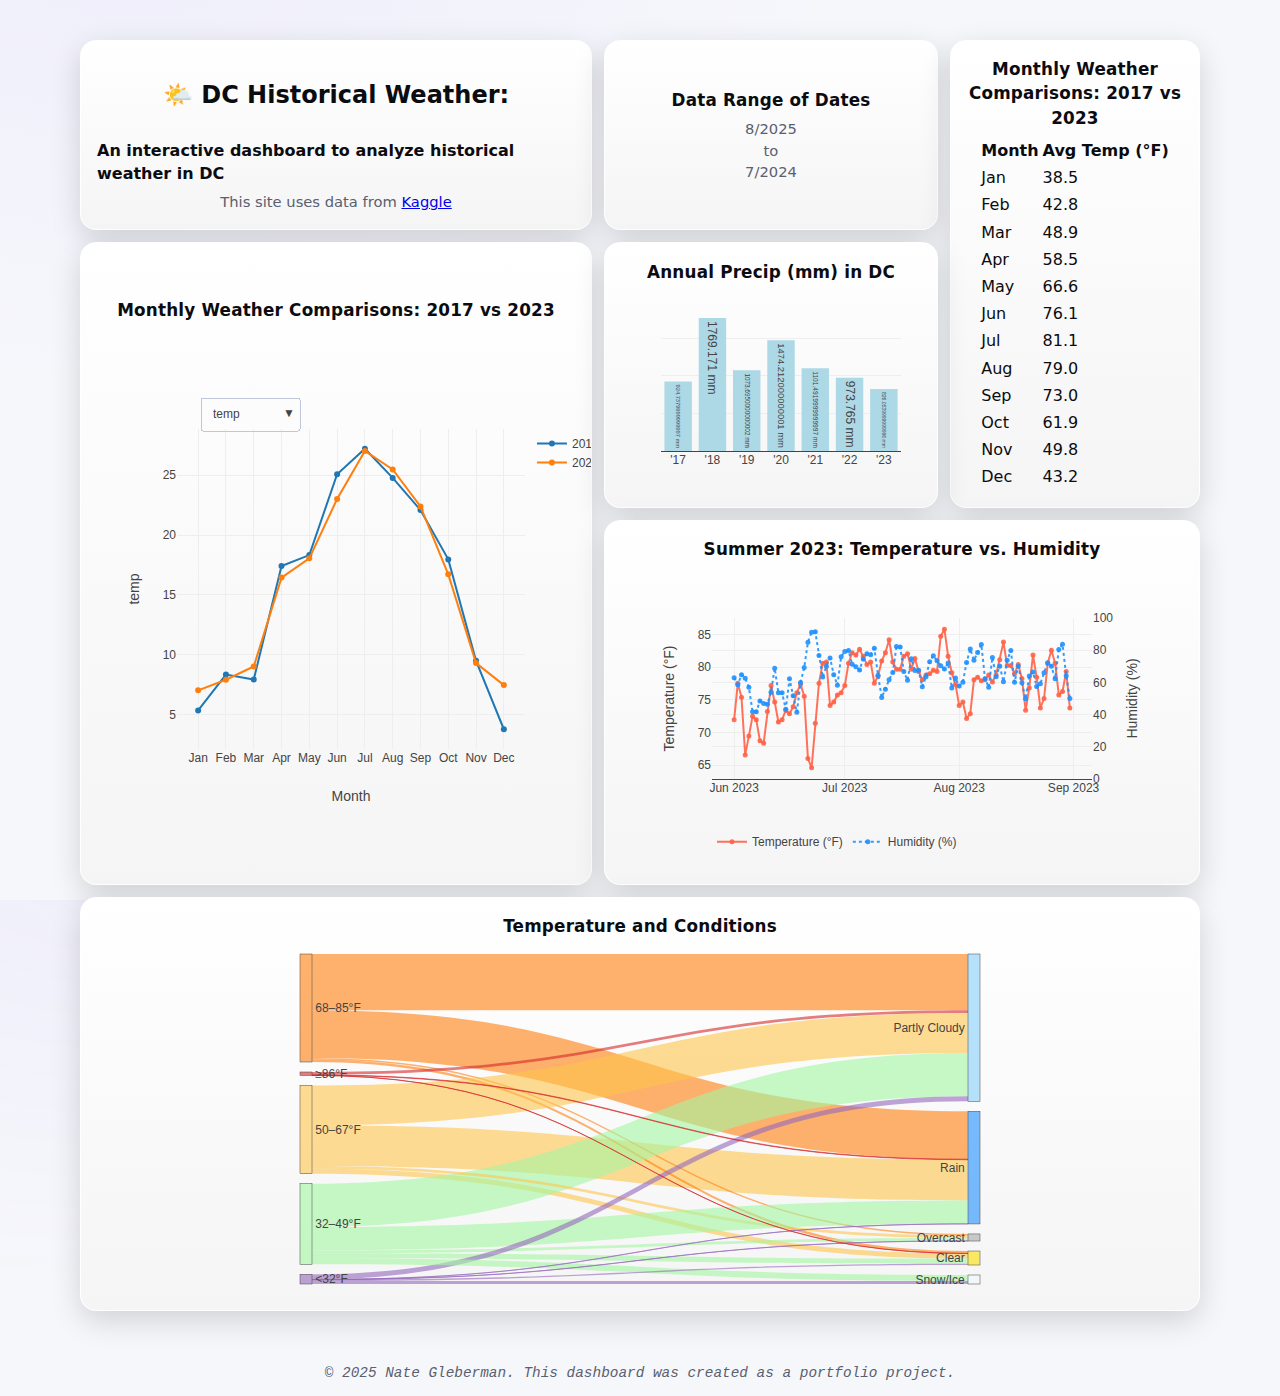
<file: EDA/index.html>
<!DOCTYPE html>
<html lang="en">
<head>
  <meta charset="UTF-8" />
  <meta name="viewport" content="width=device-width, initial-scale=1.0" />
  <title>Weather Dashboard</title>
  <script src="https://cdn.plot.ly/plotly-latest.min.js"></script>
  <link rel="stylesheet" href="main.css" />
</head>
<body>
  <div class="bento">
    <div class="tile wide" id="header-tile">
        <h2>🌤️ DC Historical Weather: </h2>
        <strong>An interactive dashboard to analyze historical weather in DC</strong>
        <p>This site uses data from <a href="https://www.kaggle.com/datasets/taweilo/washington-dc-historical-weather-20158202407?resource=download">Kaggle</a></p>
    </div>

    <div class="tile" id="info-tile">
        <h3>Data Range of Dates</h3>
        <div>
            <p>8/2025</p>
            <p>to</p>
            <p>7/2024</p>
        </div>
    </div>

    <div class="tile big" id="temp-tile">
        <h3>Understanding Pressure and Wind Speed</h3>
    </div>

    <div class="tile tall" id="condition-tile">
        <h3>Monthly Weather Comparisons: 2017 vs 2023</h3>
    </div>

    <div class="tile" id="precip-tile">
        <h3>Annual Precip (mm) in DC</h3>
    </div>

    <div class="tile wide" id="wind-tile">
        <h3>Summer 2023: Temperature vs. Humidity</h3>
    </div>

    <div class="tile max" id="sankey-tile">
        <h3>Temperature and Conditions</h3>
    </div>

  </div>
  <div class="footer">© 2025 Nate Gleberman. This dashboard was created as a portfolio project.</div>
  <script src="app.js"></script>
</body>
</html>
</file>
<file: EDA/main.css>
:root {
  --bg: #f6f7fb;
  --card: #ffffff;
  --ink: #0b0c10;
  --muted: #596070;
  --ring: #7c5cff2b;
  --gap: 12px;
  --radius: 16px;
  --min: 220px; /* base tile width */
  font-synthesis-weight: none;
}

*,
*::before,
*::after { box-sizing: border-box; }

html, body {
  height: 100%;
  margin: 0;
  background: radial-gradient(1200px 800px at 10% -10%, #7c5cff0f, transparent 60%) var(--bg);
  color: var(--ink);
  font: 16px/1.45 Inter, ui-sans-serif, system-ui, -apple-system, Segoe UI, Roboto, Arial;
  display: flex;
  flex-direction: column;
  min-height: 100vh;
}

.bento {
  display: grid;
  grid-template-columns: repeat(4, 1fr);
  grid-auto-rows: minmax(120px, auto);
  gap: var(--gap);
  padding: clamp(16px, 4vw, 40px);
  max-width: 1200px;
  margin: 0 auto;
  grid-auto-flow: dense;
}

.tile {
  display: flex;
  flex-direction: column;
  align-items: center;
  justify-content: center;
  gap: 6px;
  padding: 16px;
  border-radius: var(--radius);
  background: linear-gradient(180deg, var(--card), color-mix(in oklab, var(--card), black 3%));
  border: 1px solid color-mix(in oklab, var(--card), white 8%);
  box-shadow:
    0 1px 0 color-mix(in oklab, var(--card), white 40%) inset,
    0 10px 30px rgba(0,0,0,.15);
  text-decoration: none;
  color: inherit;
  min-height: 120px;
  overflow: clip;
  isolation: isolate;
  transition: transform .18s ease, box-shadow .18s ease, border-color .18s ease;
}

.tile:hover {
  transform: translateY(-2px);
  box-shadow:
    0 1px 0 color-mix(in oklab, var(--card), white 50%) inset,
    0 16px 40px rgba(0,0,0,.22);
  border-color: color-mix(in oklab, var(--card), white 20%);
}

.tile:focus-visible {
  outline: 0;
  box-shadow:
    0 0 0 2px var(--card) inset,
    0 0 0 3px color-mix(in oklab, #7c5cff, white 10%),
    0 18px 36px rgba(0,0,0,.25);
}

.tile h2 {
  text-align: left;
}

.tile h3 {
  margin: 0;
  font-size: 1.05rem;
  font-weight: 700;
  letter-spacing: .2px;
  text-align: center;
}

.tile p {
  margin: 0;
  color: var(--muted);
  font-size: .92rem;
  text-align: center;
}

.tile img {
  position: absolute;
  inset: auto 0 0 auto;
  width: 60%;
  aspect-ratio: 4/3;
  object-fit: cover;
  border-top-left-radius: 12px;
  opacity: .85;
  filter: saturate(1.05) contrast(1.02);
  pointer-events: none;
  z-index: -1;
}

.tile.wide { grid-column: span 2; }
.tile.tall { grid-row: span 2; min-height: 260px; }
.tile.big  { grid-column: span 2; grid-row: span 2; min-height: 340px; }
.tile.max { grid-column: span 4; grid-row: span 2; min-height: 340px; }

.loading {
  font-size: 1.2rem;
  color: var(--muted);
  text-align: center;
  padding: 50px 0;
}

.footer {
  text-align: center;
  padding: 12px 0;
  color: var(--muted);
  font-size: 0.9rem;
  font-family: "Courier New", Courier, monospace;
  font-style: italic;
  margin-top: auto;
}

/* ----------- Responsive flex for smaller screens ----------- */
@media (max-width: 900px) {
  .bento {
    display: flex;
    flex-wrap: wrap;
    justify-content: center;
  }

  .tile {
    flex: 1 1 180px;
    max-width: 100%;
    min-width: 180px;
    min-height: 160px;
  }

  .tile.wide,
  .tile.big { flex: 1 1 100%; min-height: 200px; }
  .tile.tall,
  .tile.big { min-height: 200px; }
  .tile.max { min-height: 200px; }
}

@media (max-width: 640px) {
  .tile { flex: 1 1 100%; min-width: 100%; }
  .tile.tall,
  .tile.big { min-height: 160px; }
  .tile.max { min-height: 160px; }
  .tile img { width: 70%; }
}
</file>
